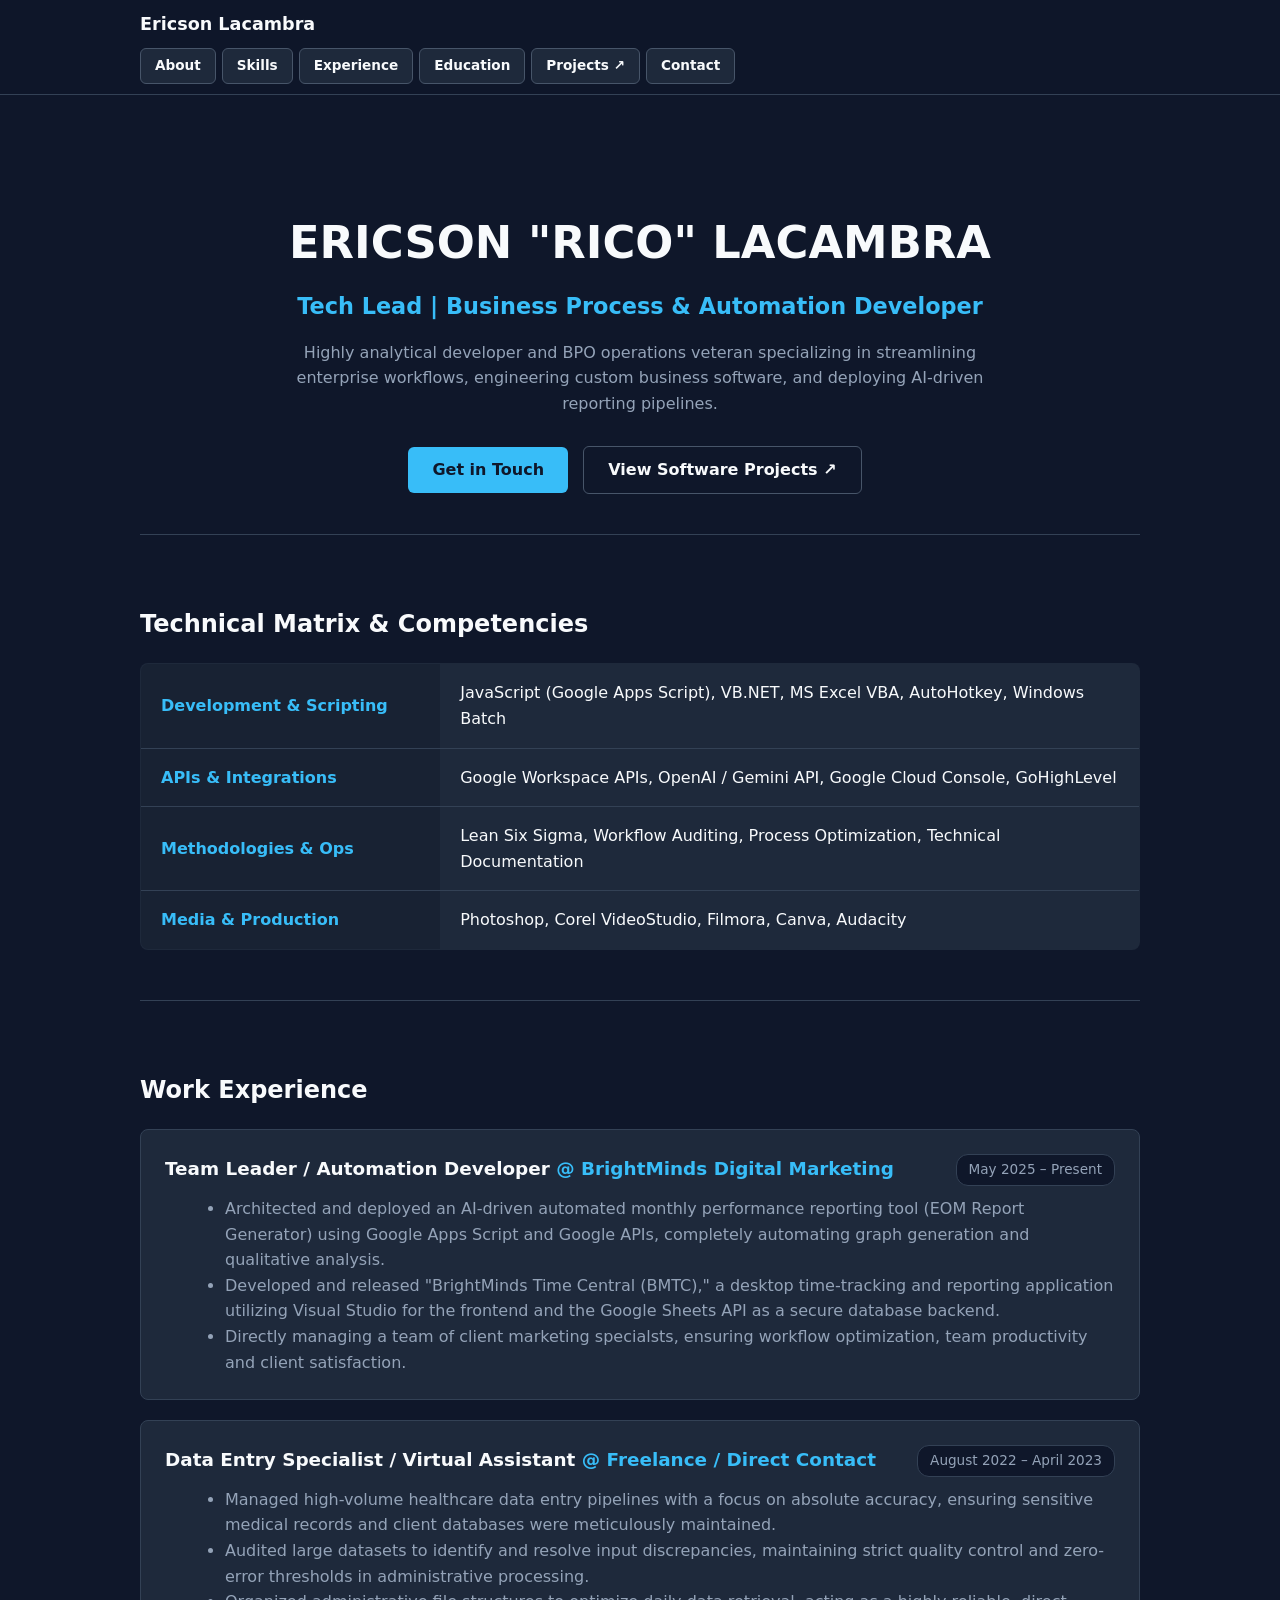
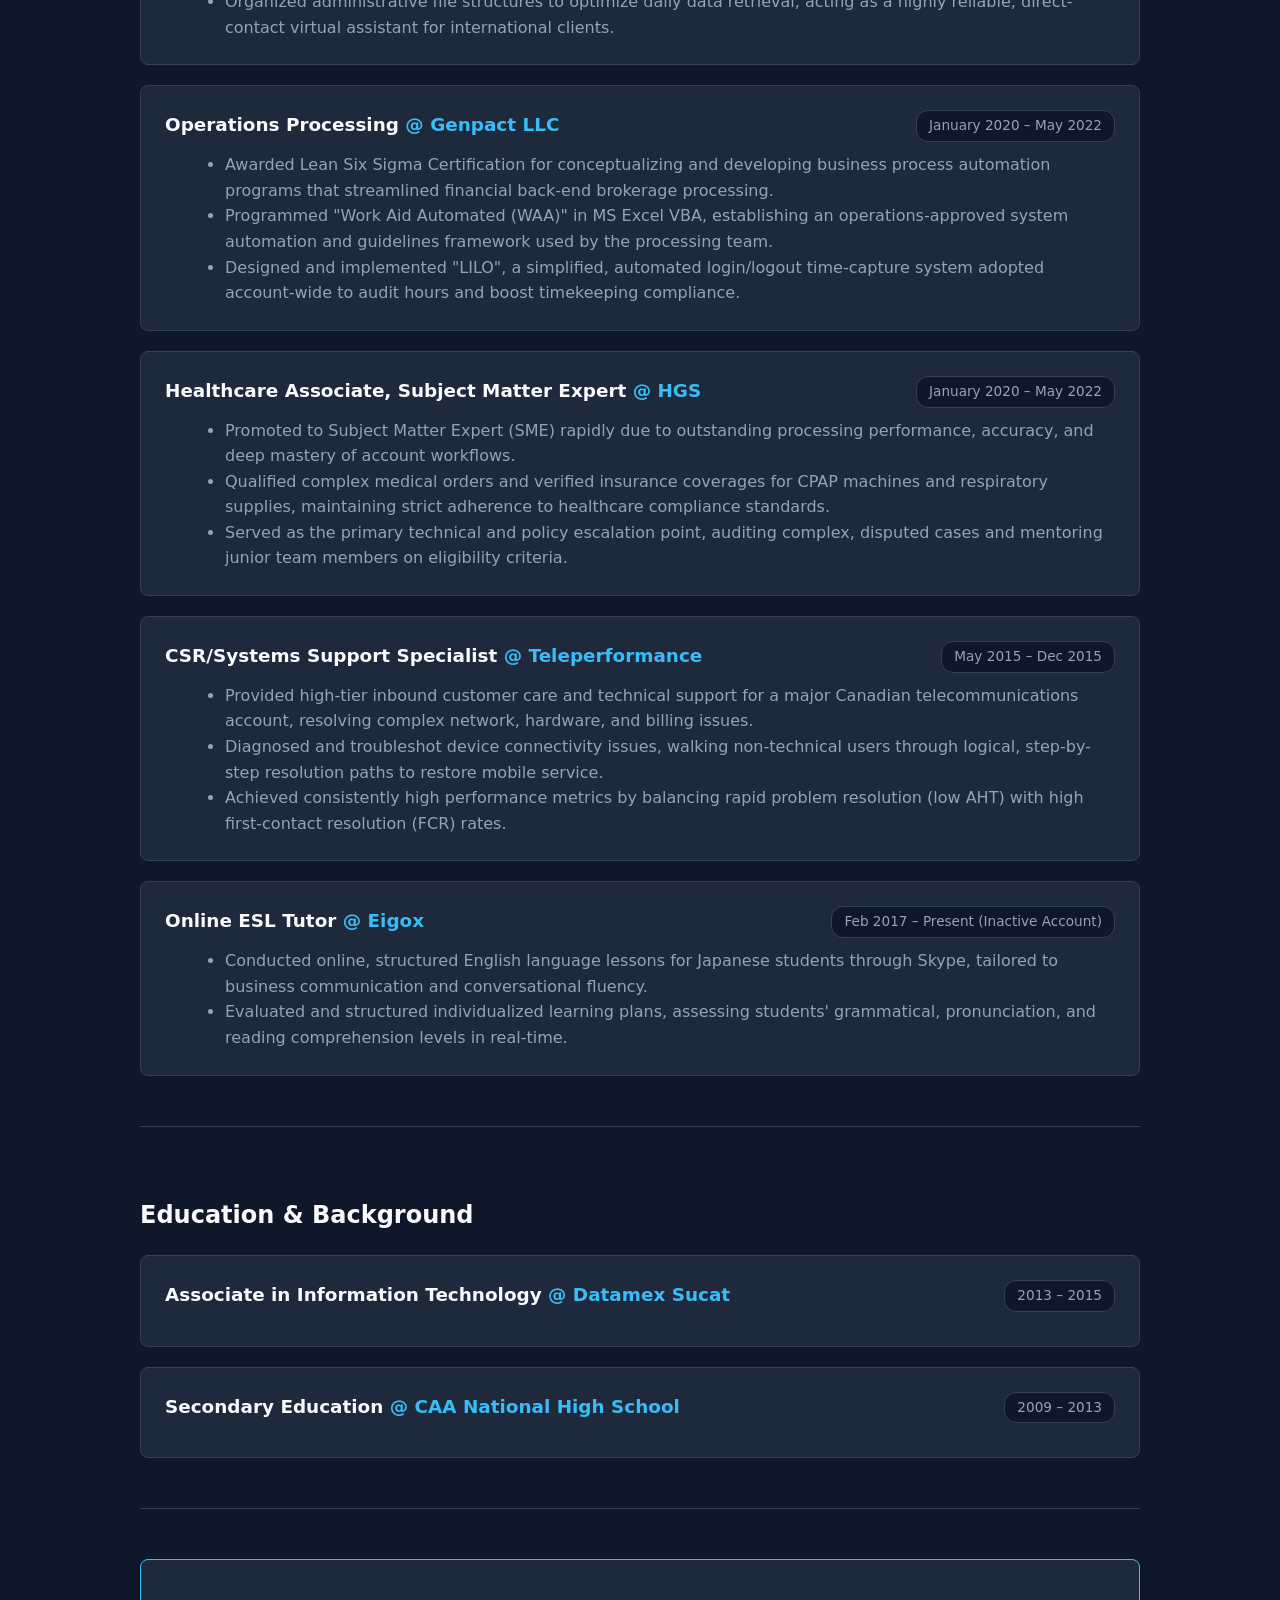
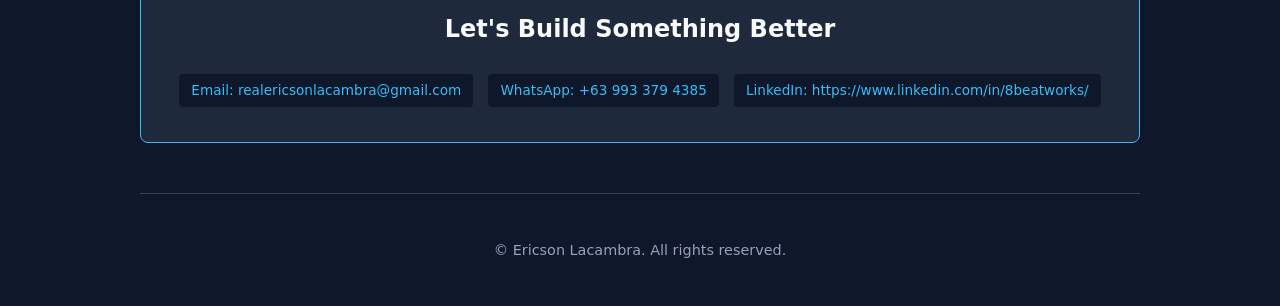
<file: index.html>
<!DOCTYPE html>
<html lang="en">
<head>
    <meta charset="UTF-8">
    <meta name="viewport" content="width=device-width, initial-scale=1.0">
    <title>Ericson Lacambra</title>
    <!-- Links to your separate style.css file -->
    <link rel="stylesheet" href="style.css">
    <link rel="icon" type="image/png" href="images/LinkCoffee.png">
    <link rel="shortcut icon" type="image/png" href="images/LinkCoffee.png">
</head>
<body>

    <!-- Fixed Header that follows scroll -->
    <header>
        <nav>
            <div class="logo">Ericson Lacambra</div>
            <ul class="nav-links">
                <li><a href="#about">About</a></li>
                <li><a href="#skills">Skills</a></li>
                <li><a href="#experience">Experience</a></li>
                <li><a href="#education">Education</a></li>
                <li><a href="projects.html">Projects ↗</a></li>
                <li><a href="#contact">Contact</a></li>
            </ul>
        </nav>
    </header>

    <div class="container">
        
        <!-- Hero Section -->
        <section class="hero" id="about">
            <h1>ERICSON "RICO" LACAMBRA</h1>
            <div class="subtitle">Tech Lead | Business Process & Automation Developer</div>
            <p class="tagline">
                Highly analytical developer and BPO operations veteran specializing in streamlining enterprise workflows, engineering custom business software, and deploying AI-driven reporting pipelines.
            </p>
            <a href="#contact" class="btn primary">Get in Touch</a>
            <a href="projects.html" class="btn secondary">View Software Projects ↗</a>
        </section>

        <!-- Technical Matrix -->
        <section class="section" id="skills">
            <h2 class="section-title">Technical Matrix & Competencies</h2>
            <table class="skills-table">
                <tbody>
                    <tr>
                        <th>Development & Scripting</th>
                        <td>JavaScript (Google Apps Script), VB.NET, MS Excel VBA, AutoHotkey, Windows Batch</td>
                    </tr>
                    <tr>
                        <th>APIs & Integrations</th>
                        <td>Google Workspace APIs, OpenAI / Gemini API, Google Cloud Console, GoHighLevel</td>
                    </tr>
                    <tr>
                        <th>Methodologies & Ops</th>
                        <td>Lean Six Sigma, Workflow Auditing, Process Optimization, Technical Documentation</td>
                    </tr>
                    <tr>
                        <th>Media & Production</th>
                        <td>Photoshop, Corel VideoStudio, Filmora, Canva, Audacity</td>
                    </tr>
                </tbody>
            </table>
        </section>

        <!-- Experience Section -->
        <section class="section" id="experience">
            <h2 class="section-title">Work Experience</h2>
            <div class="timeline">
                
                <div class="job-card">
                    <div class="job-header">
                        <div class="job-title">Team Leader / Automation Developer <span class="company">@ BrightMinds Digital Marketing</span></div>
                        <div class="dates">May 2025 – Present</div>
                    </div>
                    <ul class="job-details">
                        <li>Architected and deployed an AI-driven automated monthly performance reporting tool (EOM Report Generator) using Google Apps Script and Google APIs, completely automating graph generation and qualitative analysis.</li>
                        <li>Developed and released "BrightMinds Time Central (BMTC)," a desktop time-tracking and reporting application utilizing Visual Studio for the frontend and the Google Sheets API as a secure database backend. </li>
                        <li>Directly managing a team of client marketing specialsts, ensuring workflow optimization, team productivity and client satisfaction.</li>
                    </ul>
                </div>

                <div class="job-card">
                    <div class="job-header">
                        <div class="job-title">Data Entry Specialist / Virtual Assistant <span class="company">@ Freelance / Direct Contact</span></div>
                        <div class="dates">August 2022 – April 2023</div>
                    </div>
                    <ul class="job-details">
                        <li>Managed high-volume healthcare data entry pipelines with a focus on absolute accuracy, ensuring sensitive medical records and client databases were meticulously maintained. </li>
                        <li>Audited large datasets to identify and resolve input discrepancies, maintaining strict quality control and zero-error thresholds in administrative processing. </li>
                        <li>Organized administrative file structures to optimize daily data retrieval, acting as a highly reliable, direct-contact virtual assistant for international clients. </li>
                    </ul>
                </div>

                <div class="job-card">
                    <div class="job-header">
                        <div class="job-title">Operations Processing <span class="company">@  Genpact LLC</span></div>
                        <div class="dates">January 2020 – May 2022</div>
                    </div>
                    <ul class="job-details">
                        <li>Awarded Lean Six Sigma Certification for conceptualizing and developing business process automation programs that streamlined financial back-end brokerage processing. </li>
                        <li>Programmed "Work Aid Automated (WAA)" in MS Excel VBA, establishing an operations-approved system automation and guidelines framework used by the processing team. </li>
                        <li>Designed and implemented "LILO", a simplified, automated login/logout time-capture system adopted account-wide to audit hours and boost timekeeping compliance. </li>
                    </ul>
                </div>

                <div class="job-card">
                    <div class="job-header">
                        <div class="job-title">Healthcare Associate, Subject Matter Expert <span class="company">@  HGS</span></div>
                        <div class="dates">January 2020 – May 2022</div>
                    </div>
                    <ul class="job-details">
                        <li>Promoted to Subject Matter Expert (SME) rapidly due to outstanding processing performance, accuracy, and deep mastery of account workflows. </li>
                        <li>Qualified complex medical orders and verified insurance coverages for CPAP machines and respiratory supplies, maintaining strict adherence to healthcare compliance standards. </li>
                        <li>Served as the primary technical and policy escalation point, auditing complex, disputed cases and mentoring junior team members on eligibility criteria. </li>
                    </ul>
                </div>

                <div class="job-card">
                    <div class="job-header">
                        <div class="job-title">CSR/Systems Support Specialist <span class="company">@ Teleperformance</span></div>
                        <div class="dates">May 2015 – Dec 2015</div>
                    </div>
                    <ul class="job-details">
                        <li>Provided high-tier inbound customer care and technical support for a major Canadian telecommunications account, resolving complex network, hardware, and billing issues.</li>
                        <li>Diagnosed and troubleshot device connectivity issues, walking non-technical users through logical, step-by-step resolution paths to restore mobile service.</li>
                        <li>Achieved consistently high performance metrics by balancing rapid problem resolution (low AHT) with high first-contact resolution (FCR) rates.   </li>
                    </ul>
                </div>

                <div class="job-card">
                    <div class="job-header">
                        <div class="job-title">Online ESL Tutor <span class="company">@ Eigox</span></div>
                        <div class="dates">Feb 2017 – Present (Inactive Account)</div>
                    </div>
                    <ul class="job-details">
                        <li>Conducted online, structured English language lessons for Japanese students through Skype, tailored to business communication and conversational fluency. </li>
                        <li>Evaluated and structured individualized learning plans, assessing students' grammatical, pronunciation, and reading comprehension levels in real-time. </li>
                    </ul>
                </div>
                
            </div>
        </section>

        <!-- Education Section -->
        <section class="section" id="education">
            <h2 class="section-title">Education & Background</h2>
            <div class="timeline">
                
                <div class="job-card">
                    <div class="job-header">
                        <div class="job-title">Associate in Information Technology <span class="company">@ Datamex Sucat</span></div>
                        <div class="dates">2013 – 2015</div>
                    </div>
                </div>

                <div class="job-card">
                    <div class="job-header">
                        <div class="job-title">Secondary Education <span class="company">@ CAA National High School</span></div>
                        <div class="dates">2009 – 2013</div>
                    </div>
                </div>

            </div>
        </section>

        <!-- Contact Section -->
        <section class="section" id="contact">
            <div class="contact-card">
                <h2>Let's Build Something Better</h2>
                <div class="contact-details">
                    <span class="tech-tag">Email: realericsonlacambra@gmail.com</span>
                    <span class="tech-tag">WhatsApp: +63 993 379 4385</span>
                    <span class="tech-tag">LinkedIn: https://www.linkedin.com/in/8beatworks/</span>
                </div>
            </div>
        </section>

    </div>

    <footer>
        <p>&copy; Ericson Lacambra. All rights reserved.</p>
    </footer>

</body>
</html>
</file>
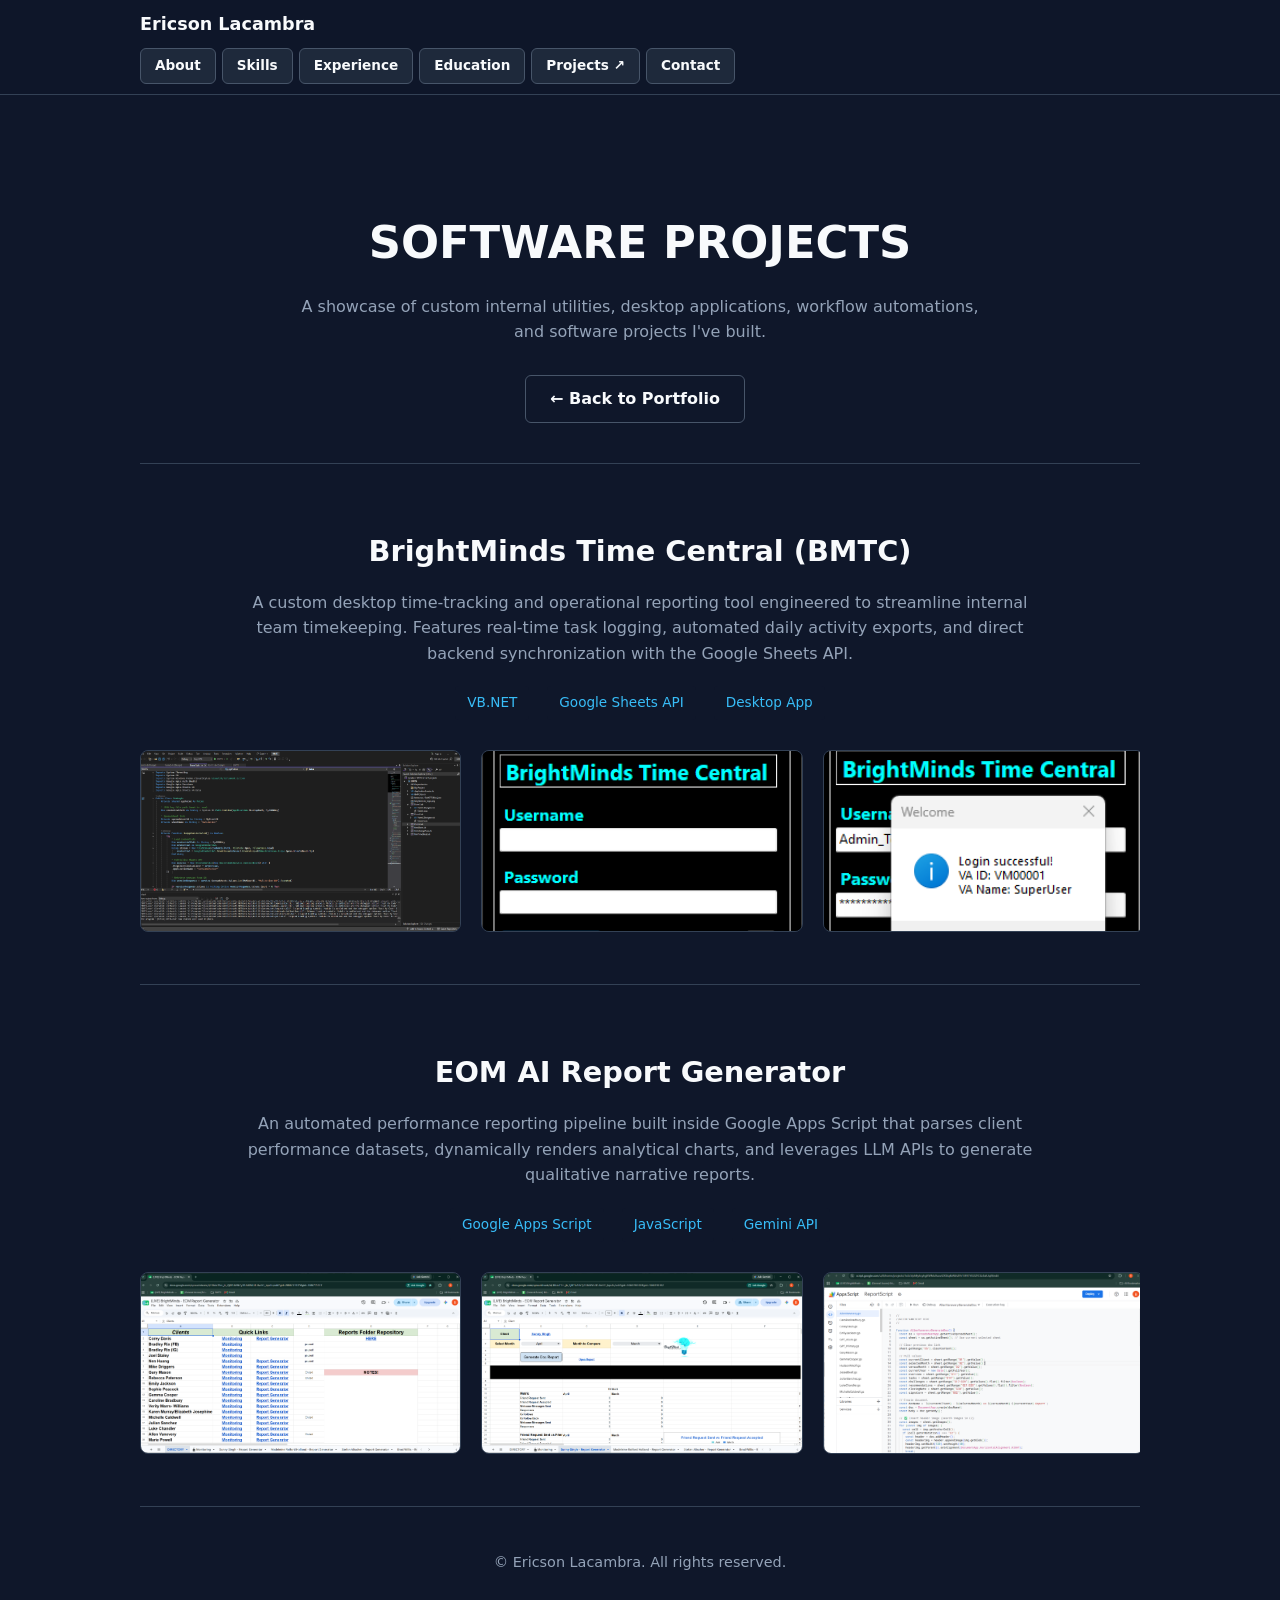
<file: projects.html>
<!DOCTYPE html>
<html lang="en">
<head>
    <meta charset="UTF-8">
    <meta name="viewport" content="width=device-width, initial-scale=1.0">
    <title>Software Projects | Ericson Lacambra</title>
    <link rel="stylesheet" href="style.css">
</head>
<body>

    <!-- Fixed Header Navigation -->
    <header>
        <nav>
            <div class="logo">Ericson Lacambra</div>
            <ul class="nav-links">
                <li><a href="index.html#about">About</a></li>
                <li><a href="index.html#skills">Skills</a></li>
                <li><a href="index.html#experience">Experience</a></li>
                <li><a href="index.html#education">Education</a></li>
                <li><a href="projects.html">Projects ↗</a></li>
                <li><a href="index.html#contact">Contact</a></li>
            </ul>
        </nav>
    </header>

    <div class="container">

        <!-- Page Intro Header -->
        <section class="hero">
            <h1>SOFTWARE PROJECTS</h1>
            <p class="tagline">
                A showcase of custom internal utilities, desktop applications, workflow automations, and software projects I've built.
            </p>
            <a href="index.html" class="btn secondary">← Back to Portfolio</a>
        </section>

        <!-- PROJECT ITEM SAMPLE 1 -->
        <section class="project-card">
            <div class="project-header">
                <h2 class="project-title">BrightMinds Time Central (BMTC)</h2>
                <p class="project-description">
                    A custom desktop time-tracking and operational reporting tool engineered to streamline internal team timekeeping. Features real-time task logging, automated daily activity exports, and direct backend synchronization with the Google Sheets API.
                </p>
                <div class="project-tags">
                    <span class="tech-tag">VB.NET</span>
                    <span class="tech-tag">Google Sheets API</span>
                    <span class="tech-tag">Desktop App</span>
                </div>
            </div>

            <!-- Screenshot Gallery Grid -->
            <div class="screenshot-grid">
                <div class="screenshot-item">
                    <img src="images/BMTC1.png" alt="VStudio Compiler">
                </div>
                <div class="screenshot-item">
                    <img src="images/BMTC2.png" alt="App: Login">
                </div>
                <div class="screenshot-item">
                    <img src="images/BMTC3.png" alt="App: Login Successful">
                </div>
                <div class="screenshot-item">
                    <img src="images/BMTC4.png" alt="App: User Dashboard">
                </div>
                <div class="screenshot-item">
                    <img src="images/BMTC5.png" alt="App: Time In Successful">
                </div>
                <div class="screenshot-item">
                    <img src="images/BMTC6.png" alt="Admin Sheet Dashboard (gSheet)">
                </div>
            </div>
        </section>

        <!-- PROJECT ITEM SAMPLE 2 -->
        <section class="project-card">
            <div class="project-header">
                <h2 class="project-title">EOM AI Report Generator</h2>
                <p class="project-description">
                    An automated performance reporting pipeline built inside Google Apps Script that parses client performance datasets, dynamically renders analytical charts, and leverages LLM APIs to generate qualitative narrative reports.
                </p>
                <div class="project-tags">
                    <span class="tech-tag">Google Apps Script</span>
                    <span class="tech-tag">JavaScript</span>
                    <span class="tech-tag">Gemini API</span>
                </div>
            </div>

            <!-- Screenshot Gallery Grid -->
            <div class="screenshot-grid">
                <div class="screenshot-item">
                    <img src="images/EOM1.png" alt="EOM Main Dashboard">
                </div>
                <div class="screenshot-item">
                    <img src="images/EOM2.png" alt="Client Report Generator Page">
                </div>
                <div class="screenshot-item">
                    <img src="images/EOM3.png" alt="Appscript">
                </div>
            </div>
        </section>

    </div>

    <footer>
        <p>&copy; Ericson Lacambra. All rights reserved.</p>
    </footer>

    <!-- Image Lightbox Modal -->
    <div id="imageModal" class="modal">
        <span class="modal-close">&times;</span>
        <div class="modal-content-wrapper">
            <img class="modal-content" id="expandedImg" alt="Enlarged screenshot">
        </div>
    </div>

    <script>
        document.addEventListener('DOMContentLoaded', function () {
            const modal = document.getElementById('imageModal');
            const modalImg = document.getElementById('expandedImg');
            const closeBtn = document.querySelector('.modal-close');

            // Open Modal via Event Delegation
            document.addEventListener('click', function (e) {
                if (e.target.matches('.screenshot-item img')) {
                    modal.style.display = 'flex';
                    modalImg.src = e.target.src;
                    modalImg.alt = e.target.alt;
                    document.body.style.overflow = 'hidden';
                }
            });

            // Close Modal Function
            function closeModal() {
                modal.style.display = 'none';
                document.body.style.overflow = 'auto';
            }

            // Close on 'X' button
            closeBtn.addEventListener('click', closeModal);

            // Close on clicking outside the image container
            modal.addEventListener('click', function (e) {
                if (e.target === modal || e.target.classList.contains('modal-content-wrapper')) {
                    closeModal();
                }
            });

            // Close on pressing Esc key
            document.addEventListener('keydown', function (e) {
                if (e.key === 'Escape' && modal.style.display === 'flex') {
                    closeModal();
                }
            });
        });
    </script>
    
</body>
</html>
</file>
<file: style.css>
html {
    scroll-behavior: smooth;
}

:root {
    --bg-color: #0f172a;
    --card-bg: #1e293b;
    --text-primary: #f8fafc;
    --text-secondary: #94a3b8;
    --accent: #38bdf8;
    --accent-hover: #0284c7;
    --border-color: #334155;
}

body {
    margin: 0;
    font-family: system-ui, -apple-system, BlinkMacSystemFont, 'Segoe UI', Roboto, sans-serif;
    background-color: var(--bg-color);
    color: var(--text-primary);
    line-height: 1.6;
    padding-top: 110px; /* Space to clear fixed top-left header */
}

/* ==========================================
   Header & Fixed Sticky Navigation
   ========================================== */
header {
    background-color: rgba(15, 23, 42, 0.95);
    backdrop-filter: blur(8px);
    border-bottom: 1px solid var(--border-color);
    position: fixed; /* Follows scrolling permanently */
    top: 0;
    left: 0;
    width: 100%;
    z-index: 1000;
    padding: 10px 0;
}

nav {
    max-width: 1000px;
    margin: 0 auto;
    display: flex;
    flex-direction: column; /* Stack logo above links on top left */
    align-items: flex-start; /* Flush to the left */
    gap: 10px;
    padding: 0 20px;
}

.logo {
    font-size: 1.1rem;
    font-weight: bold;
    color: var(--text-primary);
    white-space: nowrap;
}

.nav-links {
    list-style: none !important;
    display: flex;
    flex-wrap: wrap;
    gap: 6px;
    margin: 0 !important;
    padding: 0 !important;
}

.nav-links li {
    list-style: none !important;
}

/* Uniform Button Link Styling */
.nav-links a {
    display: inline-block;
    color: var(--text-primary) !important;
    background-color: var(--card-bg);
    border: 1px solid #475569;
    padding: 6px 14px;
    border-radius: 6px;
    font-size: 0.85rem;
    font-weight: 600;
    text-decoration: none !important;
    transition: all 0.2s ease-in-out;
}

.nav-links a:hover {
    background-color: #334155;
    border-color: var(--accent);
    color: var(--accent) !important;
}

/* ==========================================
   Layout & Sections
   ========================================== */
.container {
    max-width: 1000px;
    margin: 0 auto;
    padding: 0 20px;
}

.hero {
    padding: 60px 0 40px;
    text-align: center;
    border-bottom: 1px solid var(--border-color);
}

.hero h1 {
    font-size: 2.8rem;
    margin-bottom: 10px;
}

.subtitle {
    font-size: 1.4rem;
    color: var(--accent);
    font-weight: 600;
}

.tagline {
    color: var(--text-secondary);
    max-width: 700px;
    margin: 15px auto 30px auto;
    text-align: center;
}

.btn {
    display: inline-block;
    padding: 10px 24px;
    border-radius: 6px;
    text-decoration: none;
    font-weight: 600;
    margin-right: 10px;
}

.btn.primary {
    background-color: var(--accent);
    color: #0f172a;
}

.btn.secondary {
    border: 1px solid #475569;
    color: var(--text-primary);
}

.section {
    padding: 50px 0;
    border-bottom: 1px solid var(--border-color);
}

.section-title {
    font-size: 1.5rem;
    margin-bottom: 20px;
}

/* Table Style (Left Aligned Headers) */
.skills-table {
    width: 100%;
    border-collapse: collapse;
    background-color: var(--card-bg);
    border-radius: 8px;
    overflow: hidden;
    border: 1px solid var(--border-color);
}

.skills-table th, .skills-table td {
    padding: 16px 20px;
    text-align: left;
    border-bottom: 1px solid var(--border-color);
}

.skills-table th {
    color: var(--accent);
    width: 30%;
    font-weight: 600;
    background-color: rgba(15, 23, 42, 0.4);
}

.skills-table tr:last-child th, .skills-table tr:last-child td {
    border-bottom: none;
}

/* Job Cards & Tags */
.timeline {
    display: flex;
    flex-direction: column;
    gap: 20px;
}

.job-card {
    background-color: var(--card-bg);
    padding: 24px;
    border-radius: 8px;
    border: 1px solid var(--border-color);
}

.job-header {
    display: flex;
    justify-content: space-between;
    align-items: flex-start;
    margin-bottom: 10px;
}

.job-title {
    font-size: 1.15rem;
    font-weight: bold;
}

.company {
    color: var(--accent);
}

.dates {
    font-size: 0.85rem;
    color: var(--text-secondary);
    background-color: var(--bg-color);
    padding: 4px 12px;
    border-radius: 12px;
    border: 1px solid var(--border-color);
}

.job-details {
    margin: 10px 0 0 20px;
    color: var(--text-secondary);
}

.tech-tag {
    display: inline-block;
    background-color: #0f172a;
    color: var(--accent);
    font-size: 0.85rem;
    padding: 6px 12px;
    border-radius: 4px;
    margin: 5px;
}

.contact-card {
    background-color: var(--card-bg);
    border: 1px solid var(--accent);
    padding: 30px;
    border-radius: 8px;
    text-align: center;
}

footer {
    text-align: center;
    padding: 30px 0;
    color: var(--text-secondary);
    font-size: 0.9rem;
}

/* ==========================================
   Software Projects Showcase Styles
   ========================================== */
.project-card {
    padding: 40px 0;
    border-bottom: 1px solid var(--border-color);
}

.project-header {
    text-align: center;
    max-width: 800px;
    margin: 0 auto 25px auto;
}

.project-title {
    font-size: 1.8rem;
    color: var(--text-primary);
    margin-bottom: 10px;
}

.project-description {
    color: var(--text-secondary);
    font-size: 1rem;
    line-height: 1.6;
    margin-bottom: 15px;
}

.project-tags {
    display: flex;
    justify-content: center;
    flex-wrap: wrap;
    gap: 8px;
}

/* Flexbox Gallery (Handles 1-3 cards or horizontal scrolling for 4+) */
.screenshot-grid {
    display: flex;
    gap: 20px;
    margin-top: 20px;
    overflow-x: auto;
    padding-bottom: 12px;
    -webkit-overflow-scrolling: touch;
    scroll-snap-type: x mandatory;
}

.screenshot-item {
    flex: 1 0 calc(33.333% - 14px);
    min-width: 260px;
    background-color: var(--card-bg);
    border: 1px solid var(--border-color);
    border-radius: 8px;
    overflow: hidden;
    transition: transform 0.2s ease, border-color 0.2s ease;
    scroll-snap-align: start;
}

.screenshot-item:hover {
    transform: translateY(-4px);
    border-color: var(--accent);
}

.screenshot-item img {
    width: 100%;
    height: 180px;
    object-fit: cover;
    display: block;
    cursor: pointer; /* Ensures pointer cursor works */
}

/* Scrollbar Customization */
.screenshot-grid::-webkit-scrollbar {
    height: 6px;
}

.screenshot-grid::-webkit-scrollbar-track {
    background: rgba(255, 255, 255, 0.05);
    border-radius: 10px;
}

.screenshot-grid::-webkit-scrollbar-thumb {
    background: var(--border-color);
    border-radius: 10px;
}

.screenshot-grid::-webkit-scrollbar-thumb:hover {
    background: var(--accent);
}

/* Responsive adjustment for small screens */
@media (max-width: 768px) {
    .screenshot-item {
        min-width: 80%; /* Allows comfortable horizontal swiping on mobile */
    }
}

/* ==========================================
   Image Lightbox Modal
   ========================================== */
.modal {
    display: none; /* Controlled by JS */
    position: fixed;
    z-index: 2000; /* Bumped higher than header (1000) */
    left: 0;
    top: 0;
    width: 100vw;
    height: 100vh;
    background-color: rgba(0, 0, 0, 0.88);
    backdrop-filter: blur(5px);
    justify-content: center;
    align-items: center;
    padding: 20px;
    box-sizing: border-box;
}

.modal-content-wrapper {
    position: relative;
    max-width: 90%;
    max-height: 90vh;
    display: flex;
    justify-content: center;
    align-items: center;
    pointer-events: none; /* Lets clicks pass through to background overlay */
}

.modal-content {
    max-width: 100%;
    max-height: 85vh;
    object-fit: contain;
    border-radius: 8px;
    box-shadow: 0 10px 30px rgba(0, 0, 0, 0.8);
    pointer-events: auto; /* Re-enables interactions on the image itself */
}

.modal-close {
    position: fixed;
    top: 20px;
    right: 30px;
    color: #ffffff;
    font-size: 42px;
    font-weight: bold;
    cursor: pointer;
    transition: color 0.2s ease;
    user-select: none;
    z-index: 2001;
}

.modal-close:hover {
    color: var(--accent);
}

@keyframes fadeIn {
    from { opacity: 0; }
    to { opacity: 1; }
}
</file>
